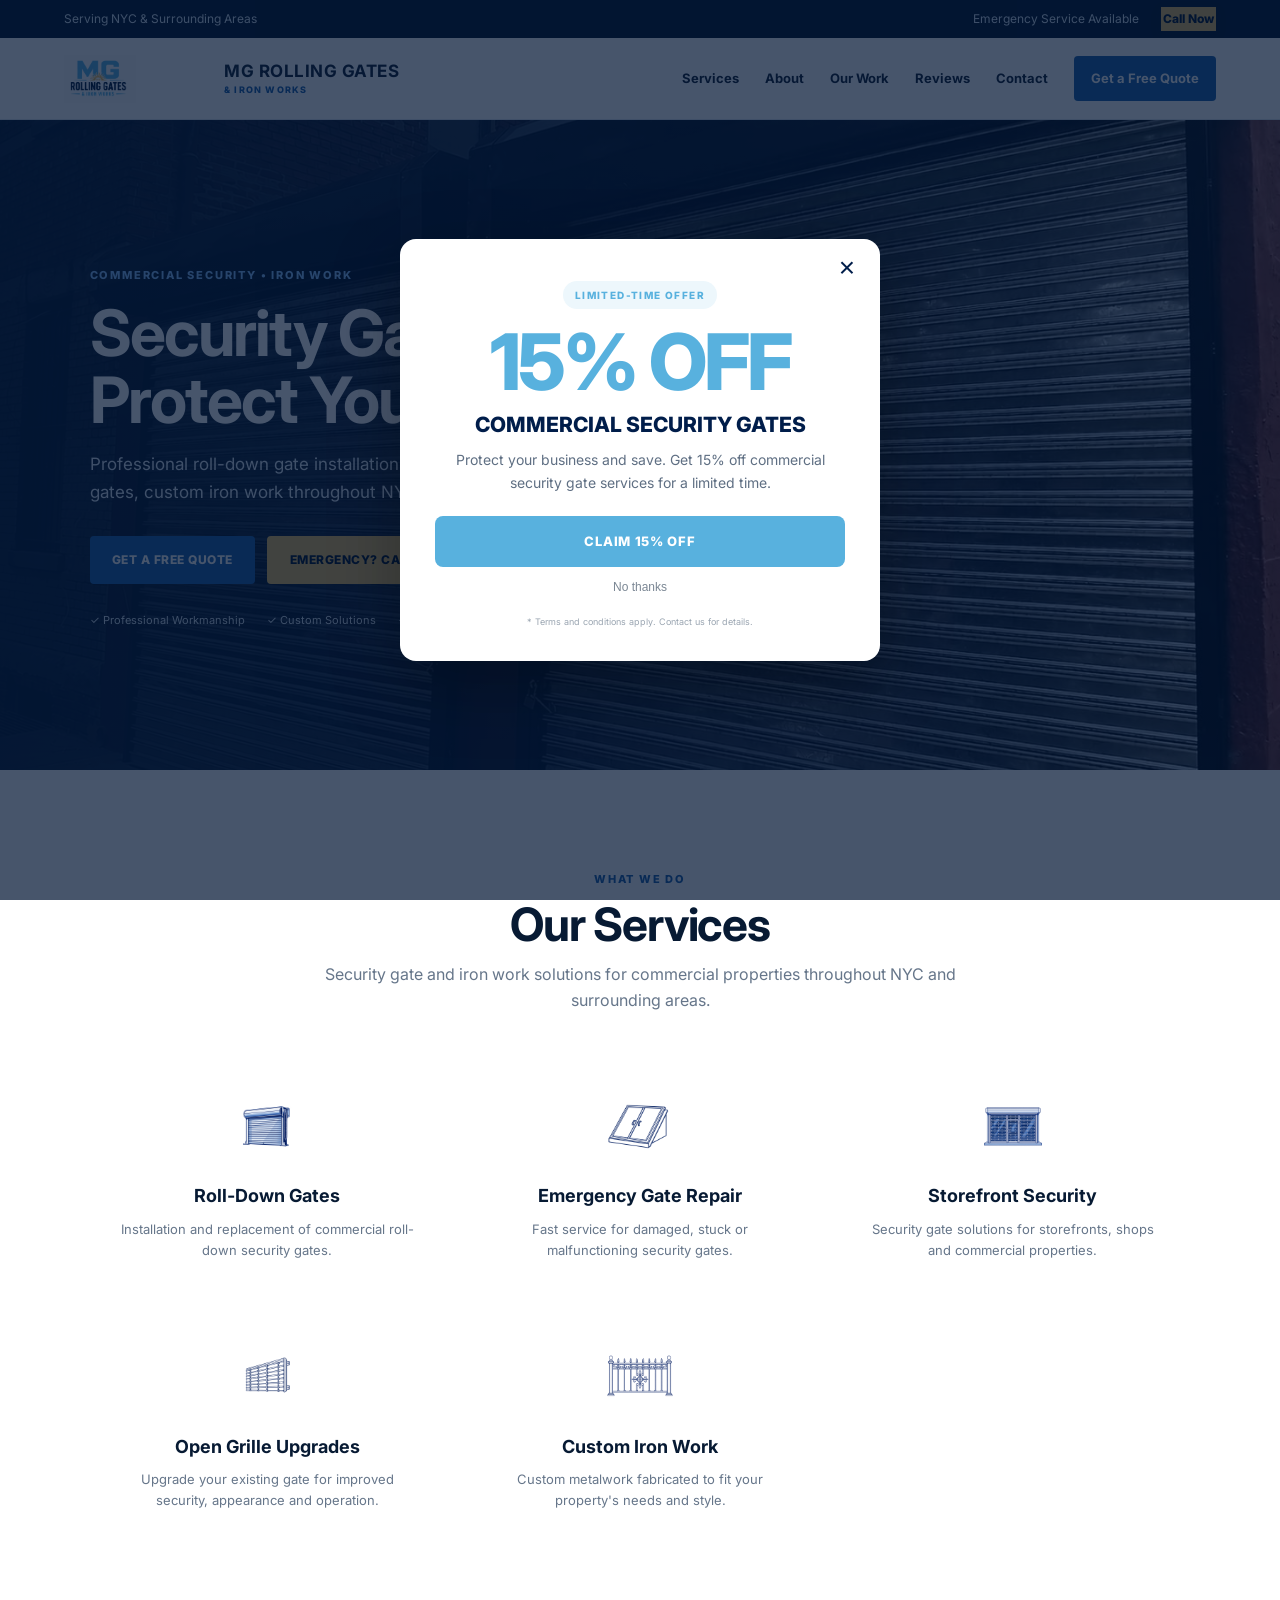
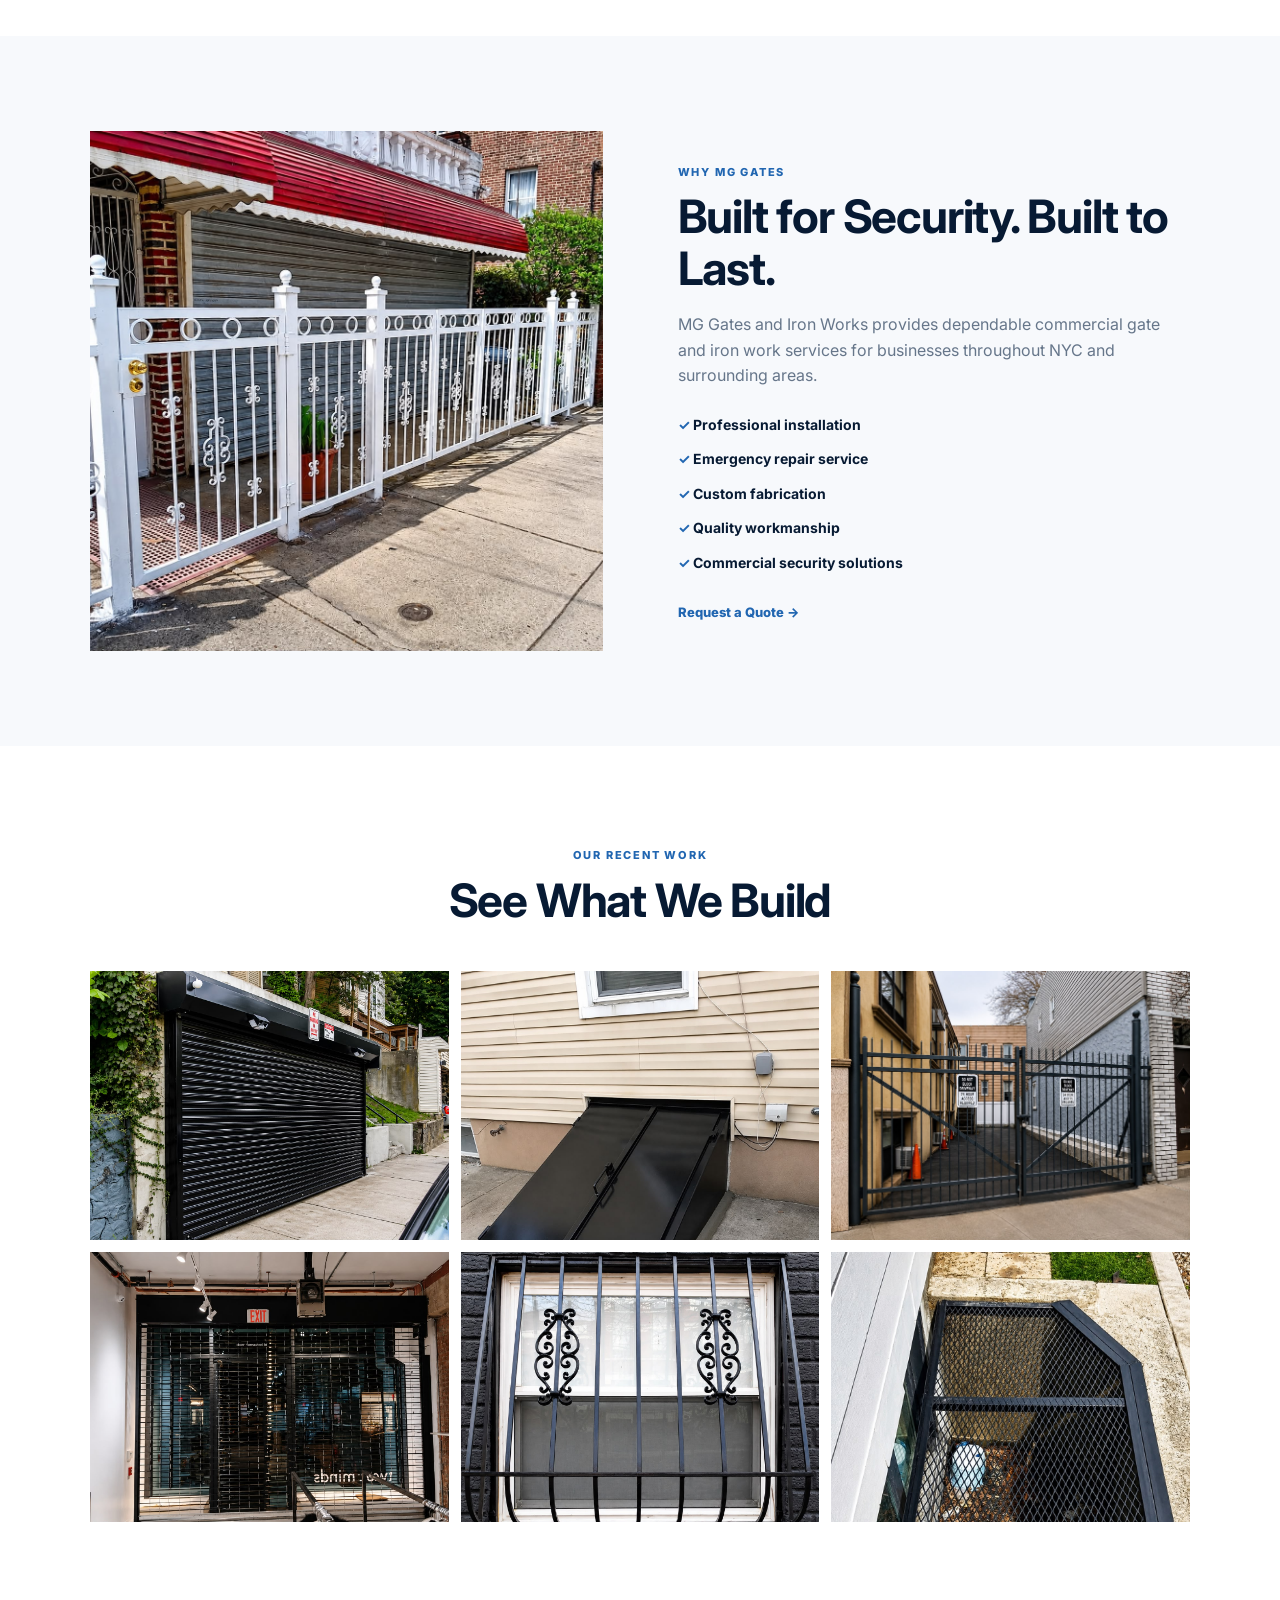
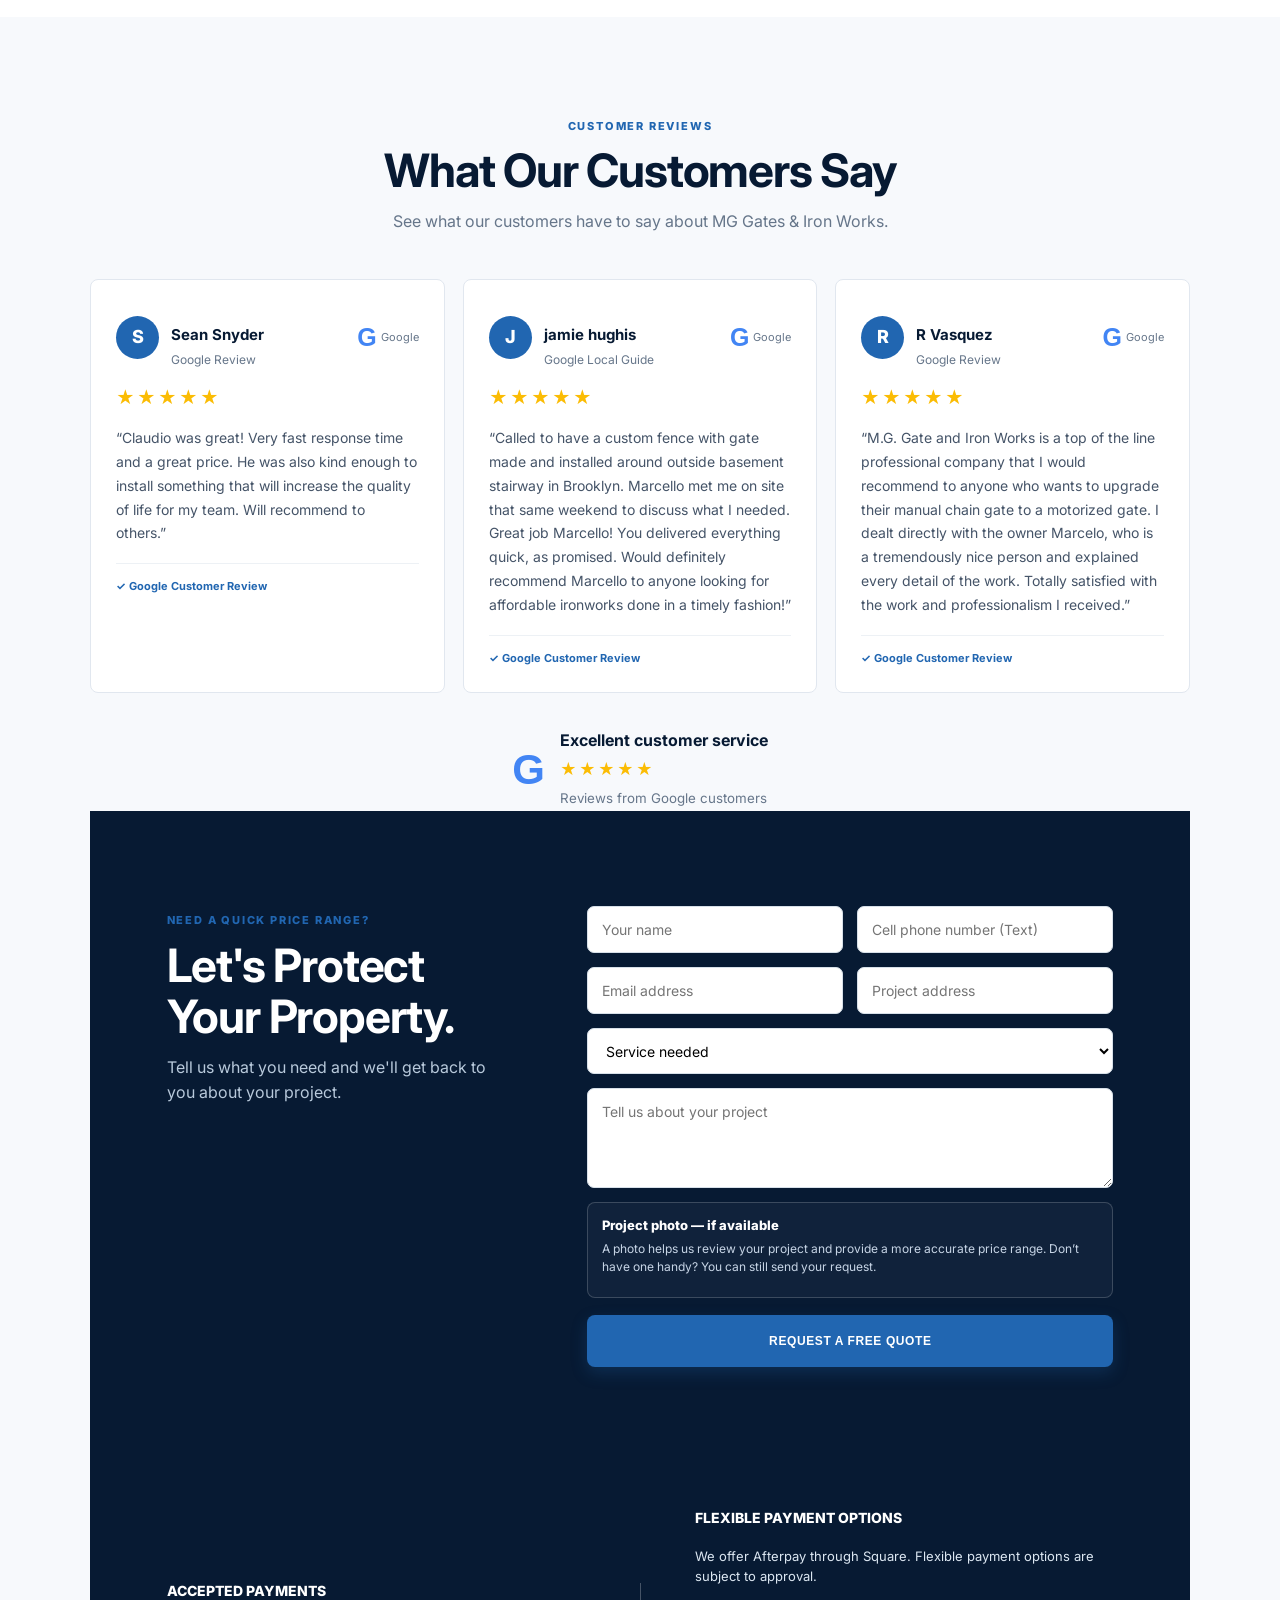
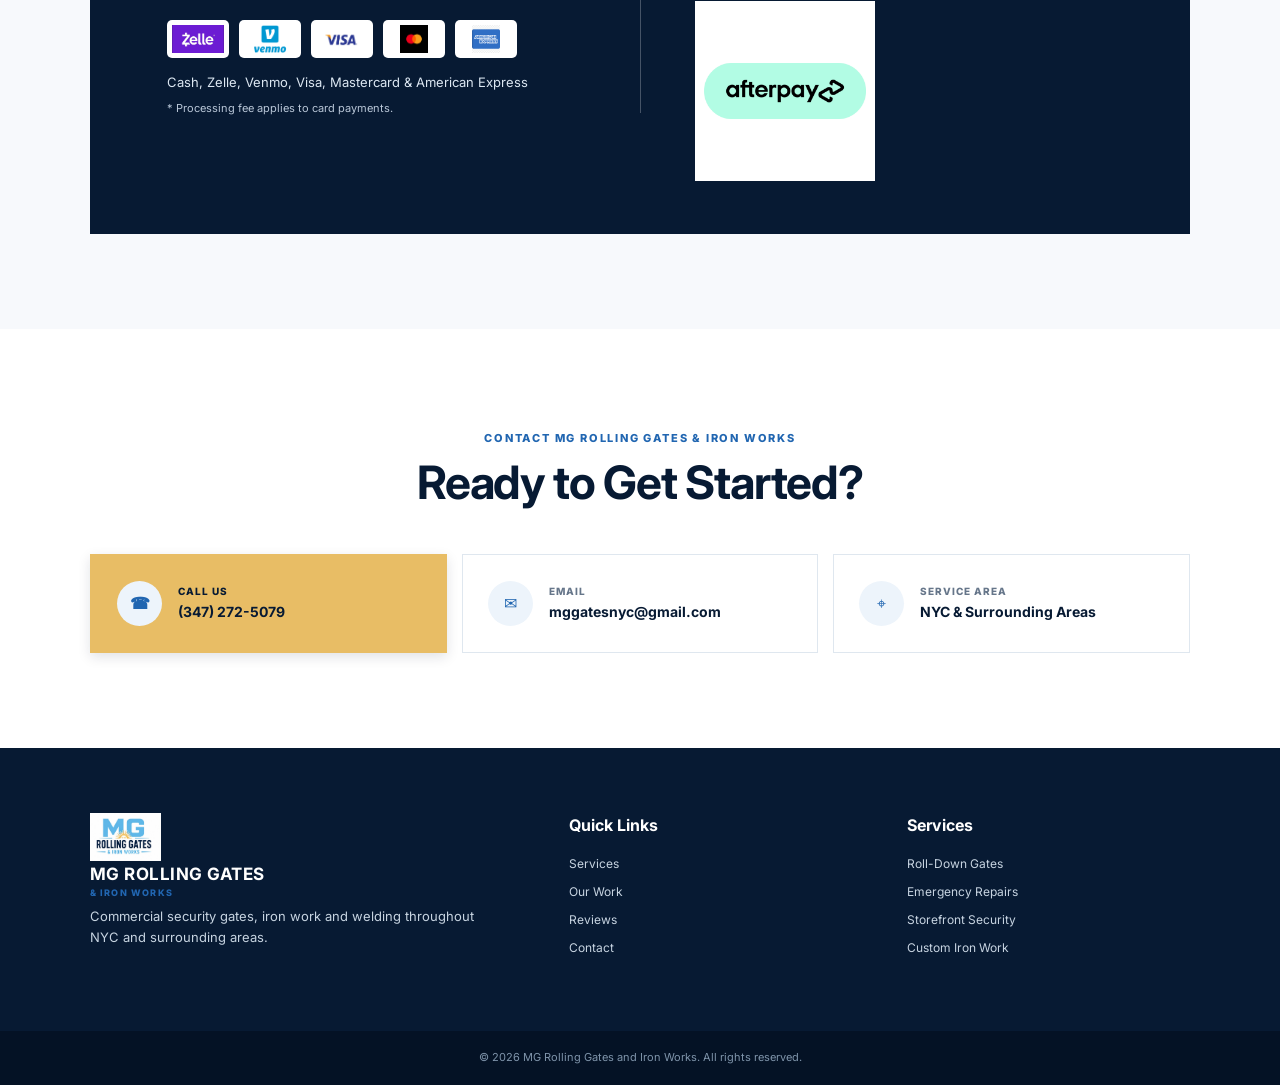
<file: index.html>
<!DOCTYPE html>
<html lang="en">
<head>
  <!-- Google tag (gtag.js) -->
<script async src="https://www.googletagmanager.com/gtag/js?id=AW-10957757088"></script>
<script>
  window.dataLayer = window.dataLayer || [];
  function gtag(){dataLayer.push(arguments);}
  gtag('js', new Date());

  gtag('config', 'AW-10957757088');
</script>  
  <meta charset="UTF-8">
  <meta name="viewport" content="width=device-width, initial-scale=1.0">
  <meta name="description" content="MG Rolling Gates and Iron Works provides commercial roll-down gate installation, emergency gate repair, storefront security gates and custom iron work throughout NYC and surrounding areas.">
  <title>MG Rolling Gates & Iron Works | NYC Security Gates & Iron Work</title>
  <link rel="preconnect" href="https://fonts.googleapis.com">
  <link rel="preconnect" href="https://fonts.gstatic.com" crossorigin>
  <link href="https://fonts.googleapis.com/css2?family=Inter:wght@400;500;600;700;800&display=swap" rel="stylesheet">
  <link rel="stylesheet" href="styles.css">
  <style>
    /* Warm gold accents and a compact, optional project-photo section. */
    a[href^="tel:"] {
      background: #E8BD65;
      color: #071A33;
      border-color: #E8BD65;
      box-shadow: 0 4px 12px rgba(7, 26, 51, 0.12);
    }
    a[href^="tel:"]:hover {
      background: #D9A94D;
      color: #071A33;
      border-color: #D9A94D;
      box-shadow: 0 6px 14px rgba(7, 26, 51, 0.18);
    }
    a[href^="tel:"]:focus-visible {
      outline: 3px solid #2166B1;
      outline-offset: 4px;
    }
    a.contact-card[href^="tel:"] small,
    a.contact-card[href^="tel:"] strong { color: #071A33; }
    .photo-upload.photo-upload-compact {
      padding: 12px 14px;
      margin-top: 0;
      background: rgba(255, 255, 255, 0.04);
      border: 1px solid rgba(255, 255, 255, 0.18);
      border-radius: 8px;
      box-shadow: none;
    }
    .photo-upload-compact label { color: #FFFFFF; font-size: 13px; }
    .photo-upload-compact .upload-help {
      color: #C7D5E6;
      font-size: 12px;
      line-height: 1.5;
      margin: 4px 0 9px;
    }
    .photo-upload-compact .uploadcare--widget__button_type_open {
      padding: 8px 12px;
      font-size: 12px;
      width: auto;
    }
    .photo-upload-compact .uploadcare--widget { color: #C7D5E6; }
    .quote-form { gap: 14px; }
    .quote-form input:not([type="hidden"]),
    .quote-form select,
    .quote-form textarea {
      border-radius: 7px;
      padding: 12px 14px;
      font-size: 14px;
      line-height: 1.5;
    }
    .quote-form input:not([type="hidden"]),
    .quote-form select { min-height: 46px; }
    .quote-form select { grid-column: 1 / -1; }
    .quote-form textarea { min-height: 100px; }
    .quote-form input:focus-visible,
    .quote-form select:focus-visible,
    .quote-form textarea:focus-visible {
      outline: 3px solid #8FC5FF;
      outline-offset: 2px;
    }
  </style>
  <script src="https://ucarecdn.com/libs/widget/3.x/uploadcare.full.min.js"></script>
</head>

<body>
  <!-- PROMO POPUP -->
<div class="promo-overlay" id="promoOverlay">

  <div class="promo-popup">

    <button
      class="promo-close"
      id="promoClose"
      aria-label="Close promotion"
    >
      ×
    </button>

    <div class="promo-badge">
      LIMITED-TIME OFFER
    </div>

    <h2>
      15% OFF
    </h2>

    <h3>
      COMMERCIAL SECURITY GATES
    </h3>

    <p>
      Protect your business and save.
      Get 15% off commercial security gate services
      for a limited time.
    </p>

    <a
      href="#quote"
      class="promo-button"
      id="promoClaim"
    >
      CLAIM 15% OFF
    </a>

    <button
      class="promo-no-thanks"
      id="promoNoThanks"
    >
      No thanks
    </button>

    <small>
      * Terms and conditions apply. Contact us for details.
    </small>

  </div>

</div>
  <div class="topbar">
    <div>Serving NYC & Surrounding Areas</div>
    <div class="topbar-right">
      <span>Emergency Service Available</span>
      <a href="tel:(347) 272-5079">Call Now</a>
    </div>
  </div>

  <header class="header">
    <a class="logo" href="#home">
      <!-- LOGO: Replace images/logo.png with your business logo -->
      <img class="logo-image" src="images/logo.png" alt="MG Gates and Iron Works logo">
      <span>
        <strong>MG ROLLING GATES</strong>
        <small>& IRON WORKS</small>
      </span>
    </a>

    <button class="menu-toggle" aria-label="Open menu">☰</button>

    <nav class="nav">
      <a href="#services">Services</a>
      <a href="#about">About</a>
      <a href="#work">Our Work</a>
      <a href="#reviews">Reviews</a>
      <a href="#contact">Contact</a>
      <a class="nav-cta" href="#quote">Get a Free Quote</a>
    </nav>
  </header>

  <main id="home">
    <section class="hero">
      <div class="hero-overlay"></div>
      <div class="hero-content">
        <span class="eyebrow">COMMERCIAL SECURITY • IRON WORK </span>
        <h1>Security Gates Built to Protect Your Business.</h1>
        <p>
          Professional roll-down gate installation, emergency repairs,
          storefront security gates, custom iron work throughout NYC
          and surrounding areas.
        </p>
        <div class="hero-buttons">
          <a class="btn btn-primary" href="#quote">Get a Free Quote</a>
          <a class="btn btn-outline" href="tel:(347) 272-5079">Emergency? Call Now 📞</a>
        </div>
        <div class="hero-trust">
          <span>✓ Professional Workmanship</span>
          <span>✓ Custom Solutions</span>
          <span>✓ NYC & Surrounding Areas</span>
        </div>
      </div>
    </section>

    <section class="services section" id="services">
      <div class="section-heading">
        <span class="eyebrow">WHAT WE DO</span>
        <h2>Our Services</h2>
        <p>Security gate and iron work solutions for commercial properties throughout NYC and surrounding areas.</p>
      </div>

      <div class="service-grid">
        <article class="service-card">
          <div class="service-icon-slot">
          <img src="images/service-roll-down.png" alt="Roll-Down Gates icon" onerror="this.style.display='none'; this.nextElementSibling.style.display='grid'">
          <span class="icon-fallback">ICON</span>
        </div>
          <h3>Roll-Down Gates</h3>
          <p>Installation and replacement of commercial roll-down security gates.</p>
        </article>
        <article class="service-card">
          <div class="service-icon-slot">
          <img src="images/service-emergency.png" alt="Emergency Gate Repair icon" onerror="this.style.display='none'; this.nextElementSibling.style.display='grid'">
          <span class="icon-fallback">ICON</span>
        </div>
          <h3>Emergency Gate Repair</h3>
          <p>Fast service for damaged, stuck or malfunctioning security gates.</p>
        </article>
        <article class="service-card">
          <div class="service-icon-slot">
          <img src="images/service-storefront.png" alt="Storefront Security icon" onerror="this.style.display='none'; this.nextElementSibling.style.display='grid'">
          <span class="icon-fallback">ICON</span>
        </div>
          <h3>Storefront Security</h3>
          <p>Security gate solutions for storefronts, shops and commercial properties.</p>
        </article>
        <article class="service-card">
          <div class="service-icon-slot">
          <img src="images/service-open-grille.png" alt="Open Grille Upgrades icon" onerror="this.style.display='none'; this.nextElementSibling.style.display='grid'">
          <span class="icon-fallback">ICON</span>
        </div>
          <h3>Open Grille Upgrades</h3>
          <p>Upgrade your existing gate for improved security, appearance and operation.</p>
        </article>
        <article class="service-card">
          <div class="service-icon-slot">
          <img src="images/service-iron-work.png" alt="Custom Iron Work icon" onerror="this.style.display='none'; this.nextElementSibling.style.display='grid'">
          <span class="icon-fallback">ICON</span>
        </div>
          <h3>Custom Iron Work</h3>
          <p>Custom metalwork fabricated to fit your property's needs and style.</p>
        </article>
      </div>
    </section>

    <section class="about section" id="about">
      <div class="about-image">
        <div class="image-slot about-photo">
          <!-- ABOUT PHOTO: Put your photo at images/about.jpg -->
          <img src="images/about.jpg" alt="MG Gates and Iron Works project" onerror="this.style.display='none'; this.nextElementSibling.style.display='grid'">
          <div class="photo-fallback"><span>ABOUT PHOTO</span><small>Put your image in images/about.jpg</small></div>
        </div>
      </div>
      <div class="about-content">
        <span class="eyebrow">WHY MG GATES</span>
        <h2>Built for Security. Built to Last.</h2>
        <p>
          MG Gates and Iron Works provides dependable commercial gate and iron
          work services for businesses throughout NYC and surrounding areas.
        </p>
        <div class="check-list">
          <div>✓ Professional installation</div>
          <div>✓ Emergency repair service</div>
          <div>✓ Custom fabrication</div>
          <div>✓ Quality workmanship</div>
          <div>✓ Commercial security solutions</div>
        </div>
        <a class="text-link" href="#quote">Request a Quote →</a>
      </div>
    </section>

    <section class="work section" id="work">
      <div class="section-heading">
        <span class="eyebrow">OUR RECENT WORK</span>
        <h2>See What We Build</h2>
       
      </div>

      <div class="gallery">
        <div class="gallery-item"><img src="images/work-01.jpg" alt="MG Gates project 1" onerror="this.style.display='none'; this.nextElementSibling.style.display='grid'"><div>WORK PHOTO 01<br><small>images/work-01.jpg</small></div></div>
        <div class="gallery-item"><img src="images/work-02.jpg" alt="MG Gates project 2" onerror="this.style.display='none'; this.nextElementSibling.style.display='grid'"><div>WORK PHOTO 02<br><small>images/work-02.jpg</small></div></div>
        <div class="gallery-item"><img src="images/work-03.jpg" alt="MG Gates project 3" onerror="this.style.display='none'; this.nextElementSibling.style.display='grid'"><div>WORK PHOTO 03<br><small>images/work-03.jpg</small></div></div>
        <div class="gallery-item"><img src="images/work-04.jpg" alt="MG Gates project 4" onerror="this.style.display='none'; this.nextElementSibling.style.display='grid'"><div>WORK PHOTO 04<br><small>images/work-04.jpg</small></div></div>
        <div class="gallery-item"><img src="images/work-05.jpg" alt="MG Gates project 5" onerror="this.style.display='none'; this.nextElementSibling.style.display='grid'"><div>WORK PHOTO 05<br><small>images/work-05.jpg</small></div></div>
        <div class="gallery-item"><img src="images/work-06.jpg" alt="MG Gates project 6" onerror="this.style.display='none'; this.nextElementSibling.style.display='grid'"><div>WORK PHOTO 06<br><small>images/work-06.jpg</small></div></div>
      </div>
    </section>

<section class="reviews section" id="reviews">

  <div class="section-heading">
    <span class="eyebrow">CUSTOMER REVIEWS</span>
    <h2>What Our Customers Say</h2>
    <p>See what our customers have to say about MG Gates & Iron Works.</p>
  </div>

  <div class="review-grid">

    <!-- REVIEW 1 -->
    <article class="review google-review">

      <div class="review-top">
        <div class="review-person">
          <div class="review-avatar">S</div>
          <div>
            <strong>Sean Snyder</strong>
            <span>Google Review</span>
          </div>
        </div>

        <div class="google-logo">
          <span class="google-g">G</span>
          <small>Google</small>
        </div>
      </div>

      <div class="stars">★★★★★</div>

      <p>
        “Claudio was great! Very fast response time and a great price.
        He was also kind enough to install something that will increase
        the quality of life for my team. Will recommend to others.”
      </p>

      <div class="verified-review">
        ✓ Google Customer Review
      </div>

    </article>


    <!-- REVIEW 2 -->
    <article class="review google-review">

      <div class="review-top">
        <div class="review-person">
          <div class="review-avatar">J</div>
          <div>
            <strong>jamie hughis</strong>
            <span>Google Local Guide</span>
          </div>
        </div>

        <div class="google-logo">
          <span class="google-g">G</span>
          <small>Google</small>
        </div>
      </div>

      <div class="stars">★★★★★</div>

      <p>
        “Called to have a custom fence with gate made and installed around
        outside basement stairway in Brooklyn. Marcello met me on site that
        same weekend to discuss what I needed. Great job Marcello! You
        delivered everything quick, as promised. Would definitely recommend
        Marcello to anyone looking for affordable ironworks done in a timely
        fashion!”
      </p>

      <div class="verified-review">
        ✓ Google Customer Review
      </div>

    </article>


    <!-- REVIEW 3 -->
    <article class="review google-review">

      <div class="review-top">
        <div class="review-person">
          <div class="review-avatar">R</div>
          <div>
            <strong>R Vasquez</strong>
            <span>Google Review</span>
          </div>
        </div>

        <div class="google-logo">
          <span class="google-g">G</span>
          <small>Google</small>
        </div>
      </div>

      <div class="stars">★★★★★</div>

      <p>
        “M.G. Gate and Iron Works is a top of the line professional company
        that I would recommend to anyone who wants to upgrade their manual
        chain gate to a motorized gate. I dealt directly with the owner
        Marcelo, who is a tremendously nice person and explained every
        detail of the work. Totally satisfied with the work and
        professionalism I received.”
      </p>

      <div class="verified-review">
        ✓ Google Customer Review
      </div>

    </article>

  </div>

  <div class="google-reviews-bottom">
    <span class="google-g google-g-large">G</span>

    <div>
      <strong>Excellent customer service</strong>
      <div class="stars">★★★★★</div>
      <small>Reviews from Google customers</small>
    </div>
  </div>
<section class="quote section" id="quote">

  <div class="quote-inner">

    <div>
      <span class="eyebrow">NEED A QUICK PRICE RANGE?</span>
      <h2>Let's Protect Your Property.</h2>
      <p>
        Tell us what you need and we'll get back to you about your project.
      </p>
    </div>


   <form
  id="quote-form"
  class="quote-form"
  action="https://submit-form.com/1fjIJ8if2"
  method="POST"
>
    <input
  type="hidden"
  name="_redirect"
  value="https://mggatesnyc.com/thank-you.html"
>

<input
  type="hidden"
  name="_append"
  value="false"
>
      <!-- EMAIL SUBJECT -->
      <input
        type="hidden"
        name="subject"
        value="New Quote Request - MG Gates & Iron Works"
      >


  <!-- NAME -->
<input
  type="text"
  name="name"
  aria-label="Your name"
  autocomplete="name"
  placeholder="Your name"
  required
>

<!-- CELL PHONE -->
<input
  type="tel"
  name="phone"
  aria-label="Cell phone number"
  autocomplete="tel"
  placeholder="Cell phone number (Text)"
  required
>

<!-- EMAIL -->
<input
  type="email"
  name="email"
  aria-label="Email address"
  autocomplete="email"
  placeholder="Email address"
  required
>

<!-- PROJECT ADDRESS -->
<input
  type="text"
  name="project_address"
  aria-label="Project address"
  autocomplete="street-address"
  placeholder="Project address"
  required
>


      <!-- SERVICE -->
      <select name="service" aria-label="Service needed" required>

        <option value="">
          Service needed
        </option>

        <option>
          Roll-Down Gate Installation
        </option>

        <option>
          Emergency Gate Repair
        </option>

        <option>
          Storefront Security Gate
        </option>

        <option>
          Open Grille Upgrade
        </option>

        <option>
          Custom Iron Work
        </option>

      </select>


      <!-- PROJECT DESCRIPTION -->
      <textarea
        name="message"
        aria-label="Tell us about your project"
        rows="3"
        placeholder="Tell us about your project"
        required
      ></textarea>


 <!-- OPTIONAL PROJECT PHOTO -->
<div class="photo-upload photo-upload-compact">
  <label for="project-photo">Project photo — if available</label>
  <p class="upload-help" id="photo-help">A photo helps us review your project and provide a more accurate price range. Don’t have one handy? You can still send your request.</p>
  <input
    type="hidden"
    id="project-photo"
    name="project_photo"
    role="uploadcare-uploader"
    data-public-key="b20577212daf09dd0022"
    data-images-only="true"
    aria-describedby="photo-help"
  >
</div>

      <!-- SUBMIT -->
      <button
        class="btn btn-primary"
        type="submit"
      >
        Request a Free Quote
      </button>

    </form>

  </div>

</section>
<!-- PAYMENT METHODS -->
<section class="payments-section">

  <div class="payments-left">

    <h3>ACCEPTED PAYMENTS</h3>

    <div class="payment-logos">
      <img src="images/zelle.png" alt="Zelle">
      <img src="images/venmo.png" alt="Venmo">
      <img src="images/visa.png" alt="Visa">
      <img src="images/mastercard.png" alt="Mastercard">
      <img src="images/amex.png" alt="American Express">
    </div>

    <p>
      Cash, Zelle, Venmo, Visa, Mastercard & American Express
    </p>

    <small class="processing-note">
      * Processing fee applies to card payments.
    </small>

  </div>

  <div class="payment-divider"></div>

  <div class="payments-right">

    <h3>FLEXIBLE PAYMENT OPTIONS</h3>

    <p>
      We offer Afterpay through Square.
      Flexible payment options are subject to approval.
    </p>

    <img
      class="afterpay-logo"
      src="images/afterpay.png"
      alt="Afterpay"
    >

  </div>

</section>
</section>
</section>
 <section class="contact section" id="contact">
  <div class="section-heading">
    <span class="eyebrow">CONTACT MG ROLLING GATES & IRON WORKS</span>
    <h2>Ready to Get Started?</h2>
  </div>

  <div class="contact-grid">

    <a href="tel:+13472725079" class="contact-card">
      <span class="contact-icon">☎</span>
      <div>
        <small>CALL US</small>
        <strong>(347) 272-5079</strong>
      </div>
    </a>

    <a href="mailto:mggatesnyc@gmail.com" class="contact-card">
      <span class="contact-icon">✉</span>
      <div>
        <small>EMAIL</small>
        <strong>mggatesnyc@gmail.com</strong>
      </div>
    </a>

    <div class="contact-card">
      <span class="contact-icon">⌖</span>
      <div>
        <small>SERVICE AREA</small>
        <strong>NYC & Surrounding Areas</strong>
      </div>
    </div>

  </div>
</section>
  </main>

  <footer class="footer">
    <div>
      <a class="logo footer-logo" href="#home">
        <img class="logo-image" src="images/logo.png" alt="MG Gates and Iron Works logo">
        <span><strong>MG ROLLING GATES</strong><small>& IRON WORKS</small></span>
      </a>
      <p>Commercial security gates, iron work and welding throughout NYC and surrounding areas.</p>
    </div>
    <div>
      <h4>Quick Links</h4>
      <a href="#services">Services</a>
      <a href="#work">Our Work</a>
      <a href="#reviews">Reviews</a>
      <a href="#contact">Contact</a>
    </div>
    <div>
      <h4>Services</h4>
      <span>Roll-Down Gates</span>
      <span>Emergency Repairs</span>
      <span>Storefront Security</span>
      <span>Custom Iron Work</span>
    </div>
  </footer>

  <div class="copyright">© <span id="year"></span> MG Rolling Gates and Iron Works. All rights reserved.</div>

  <script>
  // Record the observed visit source with the quote request, without sending
  // contact details to an analytics service or changing Ads conversion tracking.
  (() => {
    const form = document.getElementById("quote-form");
    if (!form) return;
    const storageKey = "mgLeadSourceV1";
    const params = new URLSearchParams(window.location.search);
    const clean = value => (value || "").replace(/[\u0000-\u001f\u007f]/g, "").slice(0, 200);
    let referrerHost = "";
    try { referrerHost = new URL(document.referrer).hostname.toLowerCase(); } catch (_) {}
    const ownHost = window.location.hostname.replace(/^www\./, "");
    const externalReferrer = referrerHost && referrerHost.replace(/^www\./, "") !== ownHost;
    const utmSource = clean(params.get("utm_source"));
    const utmMedium = clean(params.get("utm_medium"));
    const utmCampaign = clean(params.get("utm_campaign"));
    const googleAdIdentifier = ["gclid", "gbraid", "wbraid"].some(key => params.get(key));
    let source = "Direct / unknown";
    if (googleAdIdentifier) source = "Google Ads identifier detected (not verified)";
    else if (utmSource.toLowerCase() === "google" && utmCampaign.toLowerCase() === "business_profile") source = "Google Business Profile tagged link";
    else if (utmSource) source = "Tagged link: " + utmSource + (utmMedium ? " / " + utmMedium : "");
    else if (externalReferrer && /(^|\.)google\.[a-z.]+$/.test(referrerHost)) source = "Google organic / profile (cannot distinguish without tagged link)";
    else if (externalReferrer) source = "Referral: " + referrerHost;
    let visit = {
      lead_source: source,
      lead_utm_source: utmSource,
      lead_utm_medium: utmMedium,
      lead_utm_campaign: utmCampaign,
      lead_referrer_host: externalReferrer ? clean(referrerHost) : "",
      lead_landing_page: window.location.origin + window.location.pathname
    };
    // Keep the source across page navigation in this browser tab. A new
    // tagged or external arrival replaces it; direct navigation preserves it.
    try {
      if (!googleAdIdentifier && !utmSource && !externalReferrer) {
        const stored = JSON.parse(sessionStorage.getItem(storageKey) || "null");
        if (stored && typeof stored.lead_source === "string") visit = stored;
      }
      sessionStorage.setItem(storageKey, JSON.stringify(visit));
    } catch (_) { /* Forms still submit if browser storage is unavailable. */ }
    function attachSource() {
      Object.keys(visit).forEach(name => {
        let input = form.querySelector('input[name="' + name + '"]');
        if (!input) {
          input = document.createElement("input");
          input.type = "hidden";
          input.name = name;
          form.appendChild(input);
        }
        input.value = clean(visit[name]);
      });
    }
    attachSource();
    form.addEventListener("submit", attachSource);
  })();
  </script>
  <script src="script.js"></script>
</body>
</html>
</file>
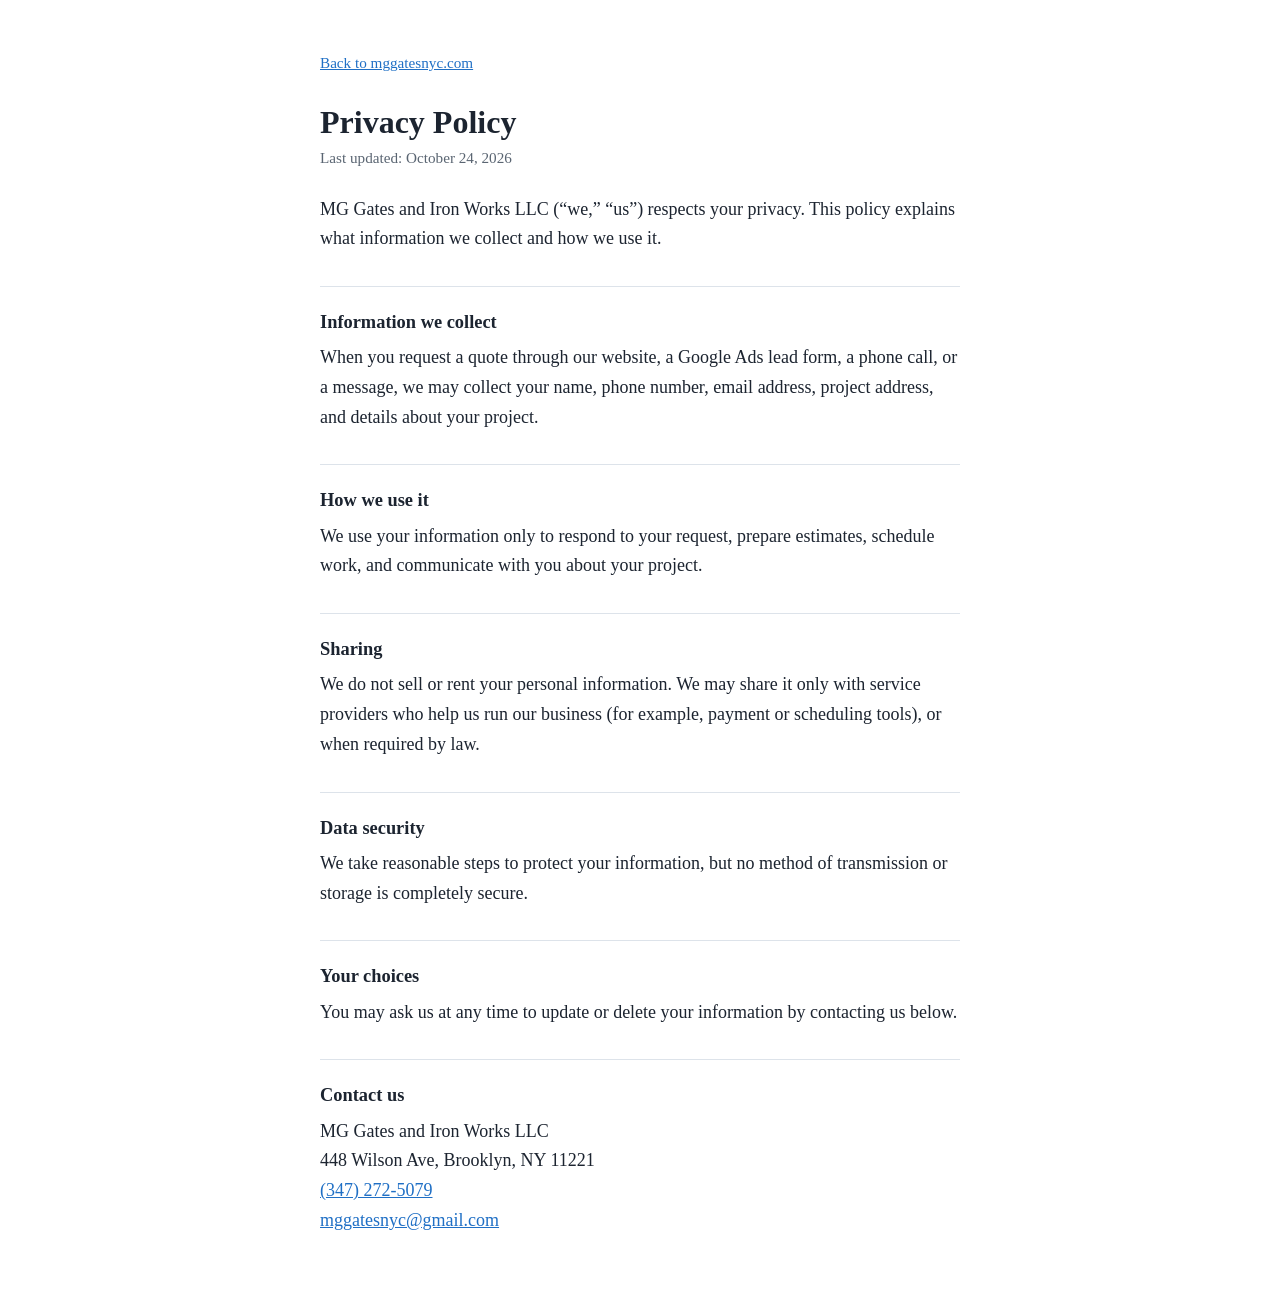
<file: privacy-policy.html>
<!DOCTYPE html>
<html lang="en">
<head>
<meta charset="utf-8">
<meta name="viewport" content="width=device-width, initial-scale=1">
<title>Privacy Policy | MG Gates and Iron Works</title>
<meta name="description" content="Privacy policy for MG Gates and Iron Works LLC, Brooklyn, NY.">
<style>
  :root {
    --ink: #1c2430;
    --muted: #5a6572;
    --blue: #1f6fc5;
    --line: #dde3ea;
    --bg: #ffffff;
  }
  @media (prefers-color-scheme: dark) {
    :root {
      --ink: #e8edf3;
      --muted: #a3afbd;
      --blue: #6cb0f5;
      --line: #2c3745;
      --bg: #12181f;
    }
  }
  * { box-sizing: border-box; }
  body {
    margin: 0;
    background: var(--bg);
    color: var(--ink);
    font-family: Georgia, "Times New Roman", serif;
    line-height: 1.65;
    font-size: 18px;
  }
  main { max-width: 680px; margin: 0 auto; padding: 48px 20px 64px; }
  h1 { font-size: 2rem; line-height: 1.2; margin: 0 0 4px; }
  h2 {
    font-size: 1.15rem;
    margin: 32px 0 6px;
    padding-top: 20px;
    border-top: 1px solid var(--line);
  }
  p { margin: 0 0 14px; }
  .updated { color: var(--muted); font-size: 0.95rem; margin-bottom: 24px; }
  a { color: var(--blue); }
  address { font-style: normal; }
  .back { display: inline-block; margin-bottom: 28px; font-size: 0.95rem; }
</style>
</head>
<body>
<main>
  <a class="back" href="/">Back to mggatesnyc.com</a>
  <h1>Privacy Policy</h1>
  <p class="updated">Last updated: October 24, 2026</p>

  <p>MG Gates and Iron Works LLC (“we,” “us”) respects your privacy. This policy explains what information we collect and how we use it.</p>

  <h2>Information we collect</h2>
  <p>When you request a quote through our website, a Google Ads lead form, a phone call, or a message, we may collect your name, phone number, email address, project address, and details about your project.</p>

  <h2>How we use it</h2>
  <p>We use your information only to respond to your request, prepare estimates, schedule work, and communicate with you about your project.</p>

  <h2>Sharing</h2>
  <p>We do not sell or rent your personal information. We may share it only with service providers who help us run our business (for example, payment or scheduling tools), or when required by law.</p>

  <h2>Data security</h2>
  <p>We take reasonable steps to protect your information, but no method of transmission or storage is completely secure.</p>

  <h2>Your choices</h2>
  <p>You may ask us at any time to update or delete your information by contacting us below.</p>

  <h2>Contact us</h2>
  <address>
    <p>
      MG Gates and Iron Works LLC<br>
      448 Wilson Ave, Brooklyn, NY 11221<br>
      <a href="tel:+13472725079">(347) 272-5079</a><br>
      <a href="mailto:mggatesnyc@gmail.com">mggatesnyc@gmail.com</a>
    </p>
  </address>
</main>
</body>
</html>
</file>
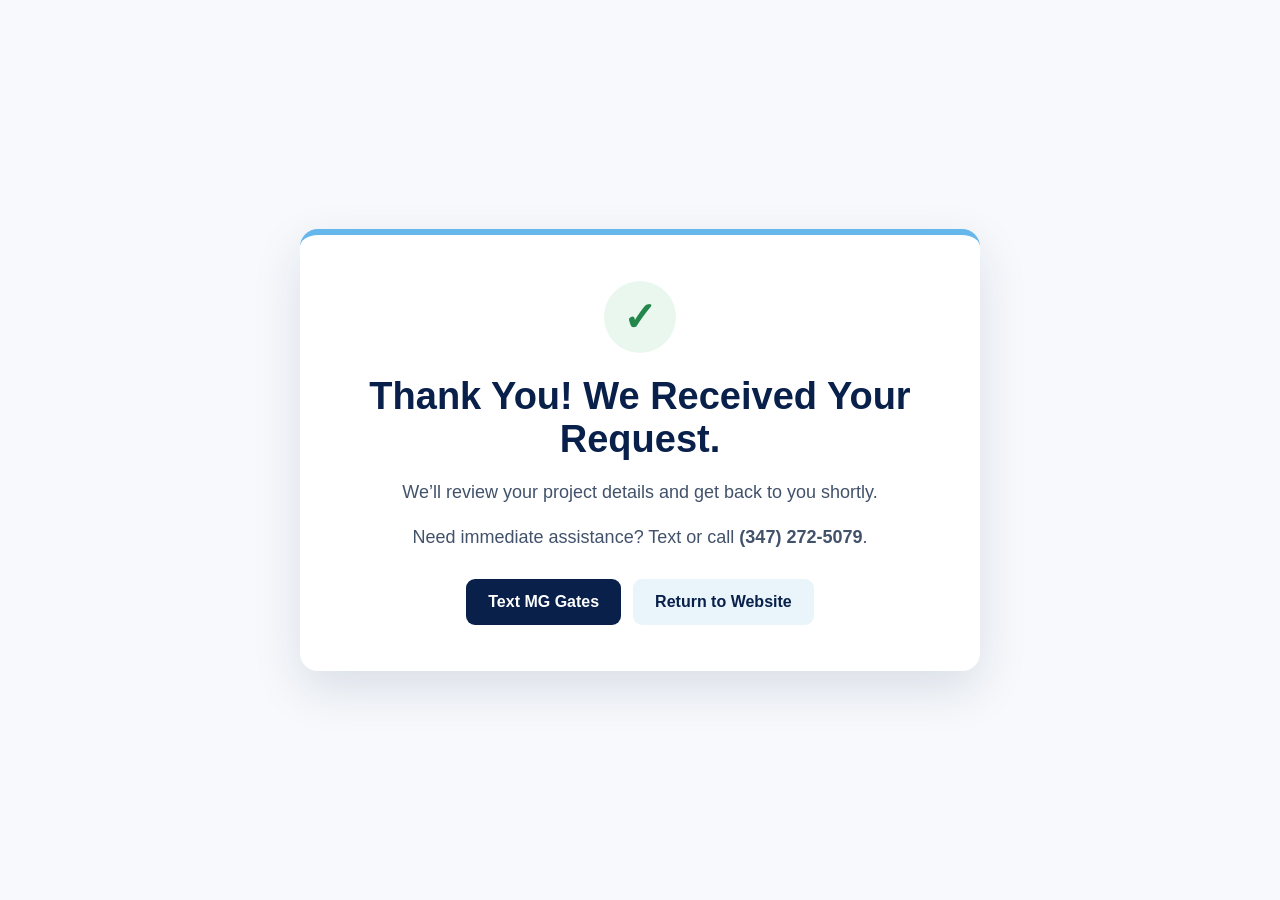
<file: thank-you.html>
<!DOCTYPE html>
<html lang="en">
<head>
  <!-- Google tag (gtag.js) -->
<script async src="https://www.googletagmanager.com/gtag/js?id=AW-10957757088"></script>
<script>
  window.dataLayer = window.dataLayer || [];
  function gtag(){dataLayer.push(arguments);}
  gtag('js', new Date());

  gtag('config', 'AW-10957757088');
</script> 
  <meta charset="UTF-8">
  <meta name="viewport" content="width=device-width, initial-scale=1.0">
  <meta name="robots" content="noindex, nofollow">
  <title>Thank You | MG Rolling Gates & Iron Works</title>

  <style>
    * {
      box-sizing: border-box;
    }

    body {
      margin: 0;
      min-height: 100vh;
      display: grid;
      place-items: center;
      padding: 28px;
      background: #f7f9fc;
      color: #08204a;
      font-family: Arial, Helvetica, sans-serif;
    }

    .card {
      width: min(680px, 100%);
      background: white;
      border-radius: 18px;
      padding: 46px 34px;
      text-align: center;
      box-shadow: 0 18px 50px rgba(8, 32, 74, 0.12);
      border-top: 6px solid #66b7eb;
    }

    .check {
      width: 72px;
      height: 72px;
      margin: 0 auto 22px;
      border-radius: 50%;
      display: grid;
      place-items: center;
      background: #eaf7ef;
      color: #23864a;
      font-size: 40px;
      font-weight: 700;
    }

    h1 {
      margin: 0 0 14px;
      font-size: 38px;
    }

    p {
      font-size: 18px;
      line-height: 1.5;
      color: #42526b;
    }

    .buttons {
      margin-top: 28px;
      display: flex;
      gap: 12px;
      justify-content: center;
      flex-wrap: wrap;
    }

    .btn {
      display: inline-block;
      padding: 14px 22px;
      border-radius: 9px;
      text-decoration: none;
      font-weight: 700;
    }

    .primary {
      background: #08204a;
      color: white;
    }

    .secondary {
      background: #eaf4fb;
      color: #08204a;
    }
  </style>
</head>

<body>

  <main class="card">

    <div class="check">✓</div>

    <h1>Thank You! We Received Your Request.</h1>

    <p>
      We’ll review your project details and get back to you shortly.
    </p>

    <p>
      Need immediate assistance?
      Text or call <strong>(347) 272-5079</strong>.
    </p>

    <div class="buttons">

      <a
        class="btn primary"
        href="sms:+13472725079"
      >
        Text MG Gates
      </a>

      <a
        class="btn secondary"
        href="https://mggatesnyc.com/"
      >
        Return to Website
      </a>

    </div>

  </main>

</body>
</html>
</file>
<file: styles.css>
* {
  box-sizing: border-box;
  margin: 0;
  padding: 0;
}

:root {
  --navy: #071b35;
  --navy-2: #0b2a4d;
  --blue: #0b63ce;
  --blue-light: #eaf3ff;
  --text: #172333;
  --muted: #657387;
  --line: #dfe6ee;
  --white: #ffffff;
  --bg: #f7f9fc;
}

html { scroll-behavior: smooth; }

body {
  font-family: "Inter", Arial, sans-serif;
  color: var(--text);
  line-height: 1.6;
  background: var(--white);
}

a { color: inherit; text-decoration: none; }

.topbar {
  min-height: 38px;
  padding: 0 5%;
  display: flex;
  justify-content: space-between;
  align-items: center;
  background: #061426;
  color: #dce8f5;
  font-size: 12px;
}

.topbar-right {
  display: flex;
  gap: 22px;
  align-items: center;
}

.topbar a {
  color: white;
  font-weight: 700;
}

.header {
  min-height: 82px;
  padding: 0 5%;
  display: flex;
  align-items: center;
  justify-content: space-between;
  background: white;
  border-bottom: 1px solid var(--line);
  position: sticky;
  top: 0;
  z-index: 20;
}

.logo {
  display: flex;
  align-items: center;
  gap: 10px;
}

.logo-mark {
  width: 45px;
  height: 45px;
  display: grid;
  place-items: center;
  border-radius: 7px;
  background: var(--navy);
  color: white;
  font-size: 15px;
  font-weight: 800;
}

.logo strong, .logo small {
  display: block;
  line-height: 1.05;
}

.logo strong { font-size: 17px; letter-spacing: .5px; }
.logo small { margin-top: 4px; font-size: 9px; color: var(--blue); font-weight: 800; letter-spacing: 1.2px; }

.nav {
  display: flex;
  align-items: center;
  gap: 26px;
  font-size: 13px;
  font-weight: 700;
}

.nav a:not(.nav-cta):hover { color: var(--blue); }

.nav-cta {
  background: var(--blue);
  color: white;
  padding: 12px 17px;
  border-radius: 4px;
}

.menu-toggle {
  display: none;
  border: 0;
  background: none;
  font-size: 26px;
}

.hero {
  min-height: 650px;
  display: flex;
  align-items: center;
  position: relative;
  background:
    linear-gradient(90deg, rgba(4, 18, 36, .96) 0%, rgba(4, 18, 36, .84) 43%, rgba(4, 18, 36, .35) 100%),
    url("images/hero.jpg") center/cover no-repeat,
    #12314f; /* HERO PHOTO: images/hero.jpg */
}

.hero-content {
  position: relative;
  z-index: 2;
  width: min(700px, 90%);
  margin-left: 7%;
  color: white;
  padding: 80px 0;
}

.eyebrow {
  color: var(--blue);
  font-size: 11px;
  font-weight: 800;
  letter-spacing: 1.8px;
}

.hero .eyebrow { color: #8ec4ff; }

h1 {
  margin: 14px 0 18px;
  font-size: clamp(42px, 5vw, 68px);
  line-height: 1.04;
  letter-spacing: -2px;
}

.hero p {
  max-width: 650px;
  color: #e2ebf5;
  font-size: 17px;
}

.hero-buttons {
  display: flex;
  gap: 12px;
  flex-wrap: wrap;
  margin-top: 30px;
}

.btn {
  display: inline-flex;
  justify-content: center;
  align-items: center;
  min-height: 48px;
  padding: 0 21px;
  border-radius: 4px;
  border: 1px solid transparent;
  font-size: 12px;
  font-weight: 800;
  text-transform: uppercase;
  letter-spacing: .5px;
  cursor: pointer;
}

.btn-primary { background: var(--blue); color: white; }
.btn-primary:hover { background: #0955ae; }

.btn-outline {
  border-color: rgba(255,255,255,.65);
  color: white;
}

.btn-outline:hover { background: white; color: var(--navy); }

.hero-trust {
  display: flex;
  gap: 22px;
  flex-wrap: wrap;
  margin-top: 28px;
  font-size: 11px;
  color: #dce7f2;
}

.section {
  padding: 95px 7%;
}

.section-heading {
  max-width: 720px;
  margin: 0 auto 45px;
  text-align: center;
}

.section-heading h2,
.about h2,
.quote h2 {
  margin-top: 8px;
  font-size: clamp(31px, 4vw, 46px);
  line-height: 1.12;
  letter-spacing: -1.2px;
  color: var(--navy);
}

.section-heading p {
  margin-top: 12px;
  color: var(--muted);
}

.service-grid {
  max-width: 1180px;
  margin: auto;
  display: grid;
  grid-template-columns: repeat(3, 1fr);
  gap: 18px;
}

.service-card {
  padding: 30px 25px;
  border: 1px solid var(--line);
  background: white;
  transition: .2s ease;
}

.service-card:hover {
  transform: translateY(-4px);
  box-shadow: 0 14px 35px rgba(8, 30, 55, .08);
  border-color: #c6daf0;
}

.icon {
  width: 48px;
  height: 48px;
  display: grid;
  place-items: center;
  margin-bottom: 18px;
  background: var(--blue-light);
  color: var(--blue);
  border-radius: 6px;
  font-size: 22px;
}

.service-card h3 { color: var(--navy); font-size: 18px; }
.service-card p { margin-top: 8px; color: var(--muted); font-size: 13px; }

.about {
  display: grid;
  grid-template-columns: 1fr 1fr;
  gap: 75px;
  align-items: center;
  background: var(--bg);
}

.about-image {
  min-height: 520px;
}

.image-placeholder {
  height: 100%;
  min-height: 520px;
  display: grid;
  place-content: center;
  text-align: center;
  background:
    linear-gradient(135deg, #183b61, #071b35);
  color: #9fc5e9;
  font-weight: 800;
  letter-spacing: 1px;
}

.image-placeholder small {
  display: block;
  margin-top: 7px;
  font-size: 11px;
  font-weight: 500;
  letter-spacing: 0;
}

.about-content p {
  margin: 18px 0 25px;
  color: var(--muted);
}

.check-list {
  display: grid;
  gap: 12px;
  font-weight: 700;
  font-size: 14px;
  color: var(--navy);
}

.check-list div::first-letter { color: var(--blue); }

.text-link {
  display: inline-block;
  margin-top: 28px;
  color: var(--blue);
  font-weight: 800;
  font-size: 13px;
}

.work { background: white; }

.gallery {
  max-width: 1180px;
  margin: auto;
  display: grid;
  grid-template-columns: repeat(3, 1fr);
  gap: 12px;
}

.gallery-item {
  aspect-ratio: 4 / 3;
  display: grid;
  place-items: center;
  background: linear-gradient(135deg, #102f4f, #477293);
  color: white;
  font-size: 11px;
  font-weight: 800;
  letter-spacing: 1px;
}

.gallery-item:nth-child(2n) { background: linear-gradient(135deg, #1e3850, #6c8498); }
.gallery-item:nth-child(3n) { background: linear-gradient(135deg, #0b213a, #345a7d); }

.reviews { background: var(--bg); }

.review-grid {
  max-width: 1100px;
  margin: auto;
  display: grid;
  grid-template-columns: repeat(3, 1fr);
  gap: 18px;
}

.review {
  padding: 30px;
  background: white;
  border: 1px solid var(--line);
}

.stars {
  color: #f4b400;
  letter-spacing: 2px;
  margin-bottom: 15px;
}

.review p { color: var(--muted); font-size: 14px; }
.review strong { display: block; margin-top: 18px; font-size: 13px; }

.quote {
  background: var(--navy);
  color: white;
}

.quote-inner {
  max-width: 1180px;
  margin: auto;
  display: grid;
  grid-template-columns: .8fr 1.2fr;
  gap: 70px;
  align-items: start;
}

.quote h2 { color: white; }
.quote p { color: #b8c9db; margin-top: 12px; }

.quote-form {
  display: grid;
  grid-template-columns: 1fr 1fr;
  gap: 12px;
}

.quote-form input,
.quote-form select,
.quote-form textarea {
  width: 100%;
  padding: 14px;
  border: 1px solid #d7e0e9;
  border-radius: 3px;
  font: inherit;
  font-size: 13px;
  background: white;
}

.quote-form textarea,
.quote-form .btn,
.form-note { grid-column: 1 / -1; }

.quote-form textarea { resize: vertical; }

.form-note {
  font-size: 11px !important;
  color: #91a7bd !important;
  margin: 0 !important;
}

.contact { background: white; }

.contact-grid {
  max-width: 1100px;
  margin: auto;
  display: grid;
  grid-template-columns: repeat(3, 1fr);
  gap: 15px;
}

.contact-card {
  display: flex;
  gap: 16px;
  align-items: center;
  padding: 25px;
  border: 1px solid var(--line);
}

.contact-card:hover { border-color: #a9c8e8; }

.contact-icon {
  width: 45px;
  height: 45px;
  display: grid;
  place-items: center;
  background: var(--blue-light);
  color: var(--blue);
  border-radius: 50%;
}

.contact-card small,
.contact-card strong {
  display: block;
}

.contact-card small {
  color: var(--muted);
  font-size: 10px;
  font-weight: 800;
  letter-spacing: 1px;
}

.contact-card strong {
  color: var(--navy);
  font-size: 14px;
  margin-top: 2px;
}

.footer {
  padding: 65px 7%;
  display: grid;
  grid-template-columns: 1.5fr 1fr 1fr;
  gap: 55px;
  background: #061426;
  color: #c7d4e1;
}

.footer-logo { color: white; margin-bottom: 18px; }
.footer p { max-width: 400px; font-size: 13px; }
.footer h4 { color: white; margin-bottom: 15px; }
.footer a, .footer span { display: block; margin-bottom: 9px; font-size: 12px; }

.copyright {
  padding: 18px 7%;
  background: #04101f;
  color: #7f94aa;
  font-size: 11px;
  text-align: center;
}

@media (max-width: 900px) {
  .nav { gap: 15px; }
  .service-grid, .review-grid { grid-template-columns: repeat(2, 1fr); }
  .about, .quote-inner { grid-template-columns: 1fr; }
  .about-image { min-height: 380px; }
  .gallery { grid-template-columns: repeat(2, 1fr); }
  .contact-grid { grid-template-columns: 1fr; }
}

@media (max-width: 700px) {
  .topbar { display: none; }
  .header { min-height: 70px; }
  .menu-toggle { display: block; }
  .nav {
    display: none;
    position: absolute;
    top: 70px;
    left: 0;
    right: 0;
    padding: 20px 7%;
    flex-direction: column;
    align-items: stretch;
    background: white;
    border-bottom: 1px solid var(--line);
  }
  .nav.open { display: flex; }
  .nav-cta { text-align: center; }
  .hero { min-height: 600px; }
  .hero-content { margin-left: 5%; }
  .section { padding: 70px 5%; }
  .service-grid, .review-grid, .gallery, .quote-form, .footer { grid-template-columns: 1fr; }
  .quote-form textarea, .quote-form .btn, .form-note { grid-column: auto; }
  .footer { padding: 50px 5%; }
  h1 { letter-spacing: -1px; }
}


/* ===== IMAGE SLOTS ===== */
.logo-image {
  width: 150px;
  max-height: 48px;
  object-fit: contain;
  object-position: left center;
}

.about-photo {
  height: 100%;
  min-height: 520px;
  position: relative;
  overflow: hidden;
  background: linear-gradient(135deg, #183b61, #071b35);
}

.about-photo > img {
  width: 100%;
  height: 100%;
  min-height: 520px;
  object-fit: cover;
  display: block;
}

.photo-fallback {
  position: absolute;
  inset: 0;
  display: none;
  place-content: center;
  text-align: center;
  color: #9fc5e9;
  font-weight: 800;
  letter-spacing: 1px;
}

.photo-fallback small {
  display: block;
  margin-top: 7px;
  font-size: 11px;
  font-weight: 500;
  letter-spacing: 0;
}

.gallery-item {
  position: relative;
  overflow: hidden;
}

.gallery-item img {
  width: 100%;
  height: 100%;
  object-fit: cover;
  display: block;
}

.gallery-item > div {
  position: absolute;
  inset: 0;
  display: none;
  place-items: center;
  text-align: center;
  padding: 15px;
  background: linear-gradient(135deg, #102f4f, #477293);
  color: white;
  font-size: 11px;
  font-weight: 800;
  letter-spacing: 1px;
}

.gallery-item small {
  font-size: 9px;
  font-weight: 500;
  letter-spacing: 0;
}


@media (max-width: 700px) {
  .logo-image {
    width: 130px;
    max-height: 42px;
  }
  .about-photo,
  .about-photo > img {
    min-height: 380px;
  }
}


/* =========================================================
   REFERENCE DESIGN PALETTE
   Based on the blue / navy / white design supplied by client
   ========================================================= */
:root {
  --navy: #071A33;
  --navy-2: #0B2748;
  --blue: #2166B1;
  --blue-light: #EDF4FB;
  --text: #17263A;
  --muted: #66768A;
  --line: #DFE7EF;
  --white: #FFFFFF;
  --bg: #F7F9FC;
}

/* Header treatment closer to reference */
.topbar {
  background: #081A31;
}

.nav-cta,
.btn-primary {
  background: #2166B1;
}

.nav-cta:hover,
.btn-primary:hover {
  background: #174F8E;
}

/* Service icon image slots */
.service-icon-slot {
  width: 76px;
  height: 76px;
  margin: 0 auto 18px;
  position: relative;
  display: grid;
  place-items: center;
  background: #FFFFFF;
}

.service-icon-slot img {
  width: 68px;
  height: 68px;
  object-fit: contain;
  display: block;
}

.icon-fallback {
  position: absolute;
  inset: 0;
  display: none;
  place-items: center;
  border: 2px dashed #2166B1;
  color: #2166B1;
  font-size: 10px;
  font-weight: 800;
  letter-spacing: 1px;
}

.service-card {
  text-align: center;
  border: 0;
  box-shadow: none;
  background: #FFFFFF;
}

.service-card:hover {
  transform: translateY(-3px);
  box-shadow: 0 10px 28px rgba(7, 26, 51, .08);
  border-color: transparent;
}

.services {
  background: #FFFFFF;
}

.services .section-heading h2 {
  color: #071A33;
}

.services .section-heading .eyebrow {
  color: #2166B1;
}

/* Hero colors closer to supplied reference */
.hero {
  background:
    linear-gradient(90deg, rgba(7, 26, 51, .94) 0%, rgba(7, 26, 51, .80) 42%, rgba(7, 26, 51, .20) 100%),
    url("images/hero.jpg") center/cover no-repeat,
    #173A5C;
}

.quote {
  background: #071A33;
}

.footer {
  background: #071A33;
}

.copyright {
  background: #041225;
}

/* =====================================
   GOOGLE REVIEWS
   ===================================== */

.google-review {
  background: #ffffff;
  border: 1px solid #e1e7ef;
  border-radius: 8px;
  padding: 25px;
  text-align: left;
  transition: all 0.25s ease;
}

.google-review:hover {
  transform: translateY(-4px);
  box-shadow: 0 12px 30px rgba(7, 26, 51, 0.10);
}

.review-top {
  display: flex;
  justify-content: space-between;
  align-items: center;
  margin-bottom: 15px;
}

.review-person {
  display: flex;
  align-items: center;
  gap: 12px;
}

.review-person strong {
  display: block;
  color: #071A33;
  font-size: 15px;
}

.review-person span {
  display: block;
  color: #66768A;
  font-size: 12px;
  margin-top: 3px;
}

.review-avatar {
  width: 43px;
  height: 43px;
  border-radius: 50%;
  background: #2166B1;
  color: #ffffff;
  display: flex;
  align-items: center;
  justify-content: center;
  font-weight: 800;
  font-size: 18px;
}

.google-logo {
  display: flex;
  align-items: center;
  gap: 4px;
}

.google-g {
  font-family: Arial, sans-serif;
  font-size: 25px;
  font-weight: 800;
  color: #4285F4;
}

.google-logo small {
  color: #66768A;
  font-size: 11px;
}

.google-review .stars {
  color: #fbbc04;
  font-size: 18px;
  letter-spacing: 2px;
  margin-bottom: 13px;
}

.google-review p {
  color: #455468;
  font-size: 14px;
  line-height: 1.7;
  margin-bottom: 18px;
}

.verified-review {
  color: #2166B1;
  font-size: 11px;
  font-weight: 700;
  border-top: 1px solid #edf1f5;
  padding-top: 14px;
}

.google-reviews-bottom {
  margin: 35px auto 0;
  display: flex;
  justify-content: center;
  align-items: center;
  gap: 15px;
  text-align: left;
}

.google-reviews-bottom strong {
  color: #071A33;
  display: block;
}

.google-reviews-bottom .stars {
  color: #fbbc04;
  letter-spacing: 2px;
  margin: 3px 0;
}

.google-reviews-bottom small {
  color: #66768A;
}
/* ==================================
   PAYMENT METHODS
   ================================== */

.payments-section {
  background: #071A33;
  color: #ffffff;
  padding: 45px 7%;
  display: flex;
  justify-content: center;
  align-items: center;
  gap: 55px;
}

.payments-left,
.payments-right {
  width: 100%;
  max-width: 430px;
}

.payments-section h3 {
  color: #ffffff;
  font-size: 14px;
  margin-bottom: 18px;
  font-weight: 800;
}

.payment-logos {
  display: flex;
  flex-wrap: wrap;
  gap: 10px;
  margin-bottom: 15px;
}

.payment-logos img {
  width: 62px;
  height: 38px;
  object-fit: contain;
  background: #ffffff;
  border-radius: 5px;
  padding: 5px;
}

.payments-section p {
  color: #dce7f2;
  font-size: 13px;
  line-height: 1.5;
}

.payment-divider {
  width: 1px;
  height: 130px;
  background: rgba(255, 255, 255, 0.25);
}

.afterpay-logo {
  width: 180px;
  max-width: 100%;
  margin-top: 15px;
  object-fit: contain;
}


/* MOBILE */

@media (max-width: 700px) {

  .payments-section {
    flex-direction: column;
    align-items: flex-start;
    gap: 30px;
  }

  .payment-divider {
    width: 100%;
    height: 1px;
  }

  .payment-logos img {
    width: 58px;
  }

}
.processing-note {
  display: block;
  margin-top: 8px;
  color: #b9c7d8;
  font-size: 11px;
  line-height: 1.4;
}

.google-g-large {
  font-size: 42px;
}
/* ==================================
   FREE QUOTE - MODERN PHOTO SECTION
   ================================== */

.estimate-photo-notice {
  grid-column: 1 / -1;
  display: flex;
  align-items: flex-start;
  gap: 12px;

  padding: 14px 16px;
  margin-top: 6px;

  background: rgba(255, 255, 255, 0.06);
  border: 1px solid rgba(255, 255, 255, 0.12);
  border-radius: 10px;
}

.notice-icon {
  width: 34px;
  height: 34px;
  min-width: 34px;

  display: flex;
  align-items: center;
  justify-content: center;

  border-radius: 50%;
  background: #2166B1;

  font-size: 16px;
}

.estimate-photo-notice strong {
  display: block;
  color: #ffffff;
  font-size: 13px;
  font-weight: 800;
  margin-bottom: 4px;
}

.estimate-photo-notice p {
  margin: 0;
  color: #c7d5e6;
  font-size: 11px;
  line-height: 1.5;
}

.estimate-photo-notice .large-file-note {
  margin-top: 5px;
}

.estimate-photo-notice a {
  color: #8fc5ff;
  font-weight: 700;
  text-decoration: none;
}

.estimate-photo-notice a:hover {
  text-decoration: underline;
}


/* PHOTO UPLOAD CARD */

.photo-upload {
  grid-column: 1 / -1;

  padding: 18px;
  margin-top: 2px;

  background: #ffffff;
  border: 1px solid #dfe7ef;
  border-radius: 10px;

  box-shadow: 0 6px 18px rgba(0, 0, 0, 0.06);
}

.photo-upload label {
  display: block;
  color: #071A33;
  font-size: 14px;
  font-weight: 800;
  margin-bottom: 4px;
}

.photo-upload .upload-help {
  margin: 0 0 12px;
  color: #66768A;
  font-size: 11px;
  line-height: 1.45;
}

.photo-upload .uploadcare--widget__button_type_open {
  background: #2166B1;
  color: #ffffff;
  border: 0;
  border-radius: 7px;

  padding: 10px 18px;

  font-size: 12px;
  font-weight: 700;

  cursor: pointer;
  transition: all 0.2s ease;
}

.photo-upload .uploadcare--widget__button_type_open:hover {
  background: #174F8E;
  transform: translateY(-1px);
}

.photo-upload small {
  display: block;
  margin-top: 8px;

  color: #8491A1;
  font-size: 10px;
}


/* FREE QUOTE BUTTON */

.quote-form .btn-primary {
  grid-column: 1 / -1;

  min-height: 52px;
  margin-top: 3px;

  border-radius: 8px;

  font-size: 12px;
  font-weight: 800;
  letter-spacing: 0.6px;

  box-shadow: 0 6px 16px rgba(33, 102, 177, 0.25);
}

.quote-form .btn-primary:hover {
  transform: translateY(-1px);
}


/* MOBILE */

@media (max-width: 700px) {

  .estimate-photo-notice {
    padding: 13px;
  }

  .photo-upload {
    padding: 15px;
  }

  .photo-upload .uploadcare--widget__button_type_open {
    width: 100%;
    text-align: center;
  }

}
/* ===============================
   EMERGENCY CALL NOW BUTTON
   =============================== */

a[href^="tel:"] {
  background: #D62828;
  color: #FFFFFF;
  border: 2px solid #D62828;
  font-weight: 800;
  box-shadow: 0 5px 15px rgba(214, 40, 40, 0.28);
  transition: all 0.2s ease;
}

a[href^="tel:"]:hover {
  background: #B91C1C;
  color: #FFFFFF;
  border-color: #B91C1C;
  transform: translateY(-2px);
  box-shadow: 0 7px 18px rgba(214, 40, 40, 0.38);
}
/* ==================================
   15% OFF PROMO POPUP
   ================================== */

.promo-overlay {
  position: fixed;
  inset: 0;

  display: none;
  align-items: center;
  justify-content: center;

  padding: 20px;

  background: rgba(0, 20, 50, 0.72);

  z-index: 9999;
}

.promo-overlay.show {
  display: flex;
}

.promo-popup {
  position: relative;

  width: 100%;
  max-width: 480px;

  padding: 42px 35px 32px;

  background: #ffffff;

  border-radius: 16px;

  text-align: center;

  box-shadow:
    0 24px 70px rgba(0, 0, 0, 0.28);
}

.promo-close {
  position: absolute;
  top: 12px;
  right: 16px;

  width: 34px;
  height: 34px;

  border: 0;
  background: transparent;

  color: #001D4A;

  font-size: 28px;
  line-height: 1;

  cursor: pointer;
}

.promo-badge {
  display: inline-block;

  margin-bottom: 16px;
  padding: 6px 12px;

  border-radius: 20px;

  background: #EDF7FC;
  color: #58B1DE;

  font-size: 10px;
  font-weight: 800;
  letter-spacing: 1.4px;
}

.promo-popup h2 {
  margin: 0;

  color: #58B1DE;

  font-size: clamp(52px, 8vw, 78px);
  line-height: 0.95;

  font-weight: 800;
  letter-spacing: -3px;
}

.promo-popup h3 {
  margin: 14px 0 12px;

  color: #001D4A;

  font-size: 21px;
  line-height: 1.15;

  font-weight: 800;
}

.promo-popup p {
  max-width: 380px;

  margin: 0 auto 22px;

  color: #5F6F83;

  font-size: 14px;
  line-height: 1.6;
}

.promo-button {
  display: block;

  width: 100%;

  padding: 15px 20px;

  background: #58B1DE;
  color: #ffffff;

  border-radius: 8px;

  font-size: 13px;
  font-weight: 800;
  letter-spacing: 0.7px;

  transition: all 0.2s ease;
}

.promo-button:hover {
  background: #3B99C9;

  transform: translateY(-2px);

  box-shadow:
    0 8px 20px rgba(88, 177, 222, 0.30);
}

.promo-no-thanks {
  margin-top: 13px;

  border: 0;
  background: transparent;

  color: #7B8794;

  font-size: 12px;

  cursor: pointer;
}

.promo-no-thanks:hover {
  color: #001D4A;
}

.promo-popup small {
  display: block;

  margin-top: 18px;

  color: #9AA5B1;

  font-size: 9px;
  line-height: 1.4;
}


/* MOBILE */

@media (max-width: 600px) {

  .promo-popup {
    padding: 38px 22px 28px;
  }

  .promo-popup h3 {
    font-size: 18px;
  }

  .promo-popup p {
    font-size: 13px;
  }

}
/* ==================================
   15% OFF PROMO POPUP
   ================================== */

.promo-overlay {
  position: fixed;
  inset: 0;

  display: none;
  align-items: center;
  justify-content: center;

  padding: 20px;

  background: rgba(0, 20, 50, 0.72);

  z-index: 9999;
}

.promo-overlay.show {
  display: flex;
}

.promo-popup {
  position: relative;

  width: 100%;
  max-width: 480px;

  padding: 42px 35px 32px;

  background: #ffffff;

  border-radius: 16px;

  text-align: center;

  box-shadow:
    0 24px 70px rgba(0, 0, 0, 0.28);
}

.promo-close {
  position: absolute;
  top: 12px;
  right: 16px;

  width: 34px;
  height: 34px;

  border: 0;
  background: transparent;

  color: #001D4A;

  font-size: 28px;
  line-height: 1;

  cursor: pointer;
}

.promo-badge {
  display: inline-block;

  margin-bottom: 16px;
  padding: 6px 12px;

  border-radius: 20px;

  background: #EDF7FC;
  color: #58B1DE;

  font-size: 10px;
  font-weight: 800;
  letter-spacing: 1.4px;
}

.promo-popup h2 {
  margin: 0;

  color: #58B1DE;

  font-size: clamp(52px, 8vw, 78px);
  line-height: 0.95;

  font-weight: 800;
  letter-spacing: -3px;
}

.promo-popup h3 {
  margin: 14px 0 12px;

  color: #001D4A;

  font-size: 21px;
  line-height: 1.15;

  font-weight: 800;
}

.promo-popup p {
  max-width: 380px;

  margin: 0 auto 22px;

  color: #5F6F83;

  font-size: 14px;
  line-height: 1.6;
}

.promo-button {
  display: block;

  width: 100%;

  padding: 15px 20px;

  background: #58B1DE;
  color: #ffffff;

  border-radius: 8px;

  font-size: 13px;
  font-weight: 800;
  letter-spacing: 0.7px;

  transition: all 0.2s ease;
}

.promo-button:hover {
  background: #3B99C9;

  transform: translateY(-2px);

  box-shadow:
    0 8px 20px rgba(88, 177, 222, 0.30);
}

.promo-no-thanks {
  margin-top: 13px;

  border: 0;
  background: transparent;

  color: #7B8794;

  font-size: 12px;

  cursor: pointer;
}

.promo-no-thanks:hover {
  color: #001D4A;
}

.promo-popup small {
  display: block;

  margin-top: 18px;

  color: #9AA5B1;

  font-size: 9px;
  line-height: 1.4;
}


/* MOBILE */

@media (max-width: 600px) {

  .promo-popup {
    padding: 38px 22px 28px;
  }

  .promo-popup h3 {
    font-size: 18px;
  }

  .promo-popup p {
    font-size: 13px;
  }

}
</file>
